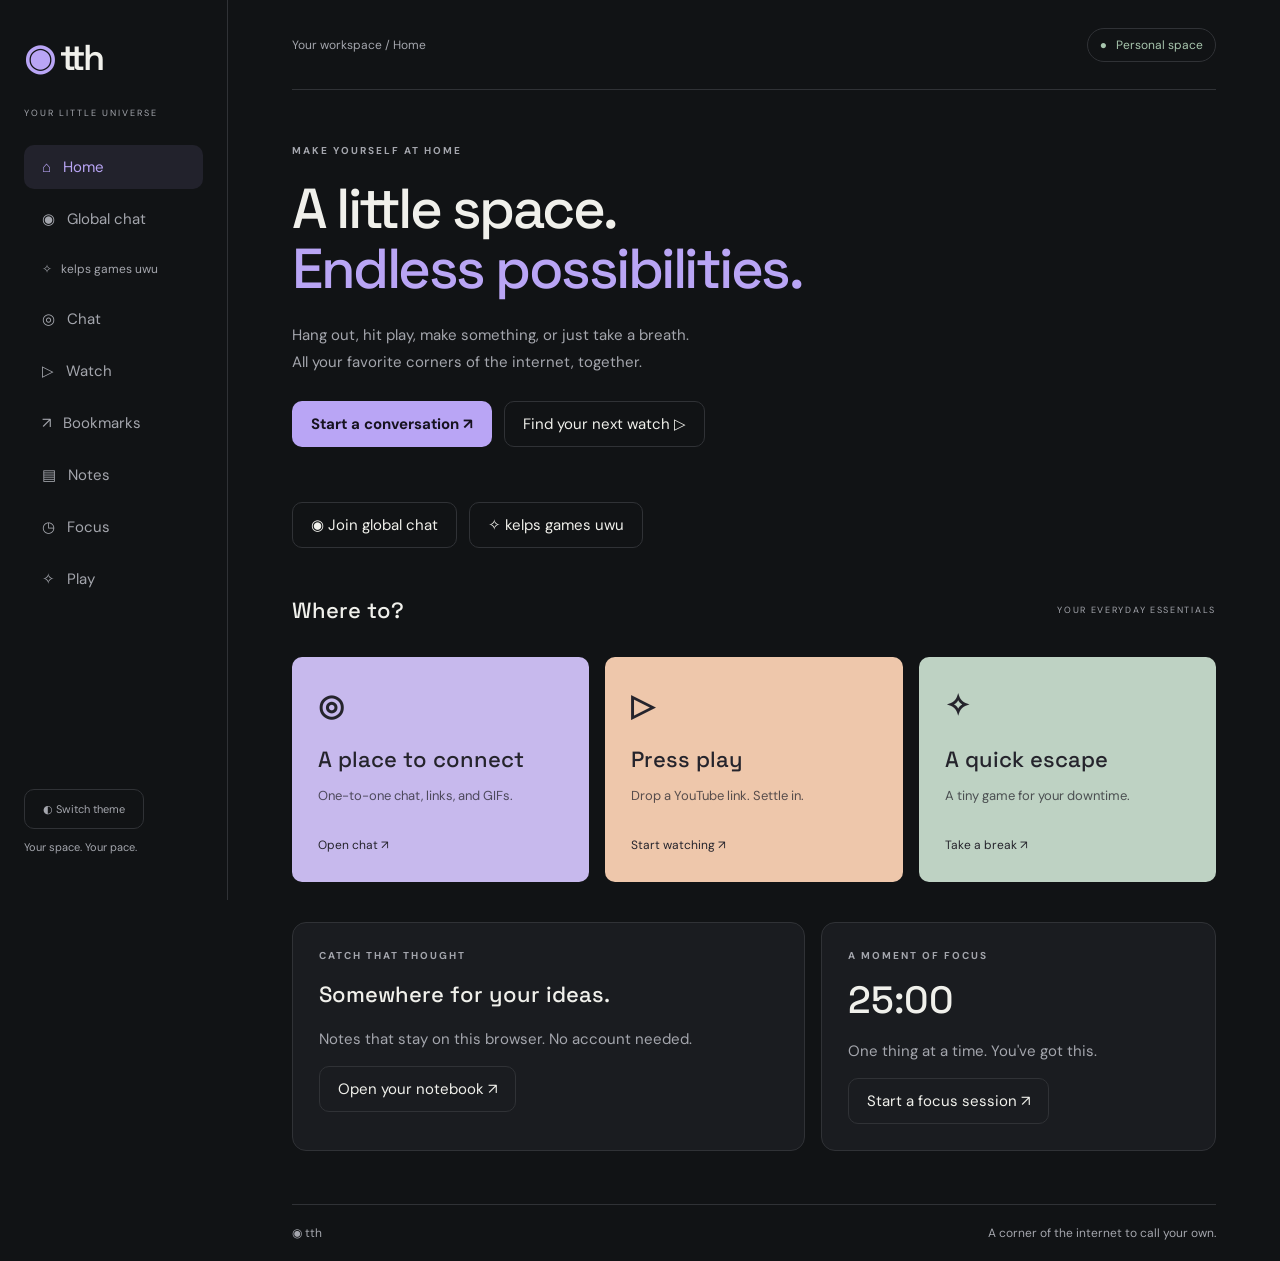
<file: index.html>
<!doctype html>
<html lang="en"><head><meta charset="utf-8"><meta name="viewport" content="width=device-width,initial-scale=1"><meta name="description" content="TTH — your personal corner of the internet"><title>TTH · The True Hub</title><link rel="stylesheet" href="style.css?v=3"><link rel="stylesheet" href="watch.css?v=3"></head>
<body><aside><a class="brand" href="#home">◉ <span>tth</span></a><small>YOUR LITTLE UNIVERSE</small><nav><button data-page="home">⌂ &nbsp; Home</button><button data-page="global">◉ &nbsp; Global chat</button><button data-page="games">✧ &nbsp; kelps games uwu</button><button data-page="chat">◎ &nbsp; Chat</button><button data-page="watch">▷ &nbsp; Watch</button><button data-page="bookmarks">↗ &nbsp; Bookmarks</button><button data-page="notes">▤ &nbsp; Notes</button><button data-page="focus">◷ &nbsp; Focus</button><button data-page="play">✧ &nbsp; Play</button></nav><div class="aside-bottom"><button id="theme">◐ Switch theme</button><p>Your space. Your pace.</p></div></aside>
<main><header><span id="breadcrumb">Your workspace / Home</span><span class="pill">● &nbsp; Personal space</span></header><section id="home" class="page"><div class="eyebrow">MAKE YOURSELF AT HOME</div><h1>A little space.<br><em>Endless possibilities.</em></h1><p class="intro">Hang out, hit play, make something, or just take a breath.<br>All your favorite corners of the internet, together.</p><div class="hero-actions"><button class="primary" data-page="chat">Start a conversation ↗</button><button data-page="watch">Find your next watch ▷</button></div><div class="row"><button data-page="global">◉ Join global chat</button><button data-page="games">✧ kelps games uwu</button></div><div class="section-title"><h2>Where to?</h2><span>YOUR EVERYDAY ESSENTIALS</span></div><div class="tiles"><button class="tile violet" data-page="chat"><b>◎</b><h3>A place to connect</h3><p>One-to-one chat, links, and GIFs.</p><span>Open chat ↗</span></button><button class="tile peach" data-page="watch"><b>▷</b><h3>Press play</h3><p>Drop a YouTube link. Settle in.</p><span>Start watching ↗</span></button><button class="tile mint" data-page="play"><b>✧</b><h3>A quick escape</h3><p>A tiny game for your downtime.</p><span>Take a break ↗</span></button></div><div class="bottom-grid"><article><div class="eyebrow">CATCH THAT THOUGHT</div><h2>Somewhere for your ideas.</h2><p>Notes that stay on this browser. No account needed.</p><button data-page="notes">Open your notebook ↗</button></article><article class="focus-card"><div class="eyebrow">A MOMENT OF FOCUS</div><h2>25:00</h2><p>One thing at a time. You've got this.</p><button data-page="focus">Start a focus session ↗</button></article></div></section>
<section id="global" class="page" hidden><div class="eyebrow">EVERYONE'S INVITED</div><h1>The global hangout.</h1><p class="intro">One shared room for everyone on TTH. Text, GIFs, and good company.</p><div class="panel"><p class="public-notice">Public room · Anyone can read the latest 24 hours. Messages are stored on the server and are not end-to-end encrypted.</p><div id="global-account"><h2>Grab your name</h2><p>Use your STAR//SQUARE account, or create one here. Usernames are shared with that game. No email needed; there is no password recovery.</p><form id="global-auth" class="row"><input id="global-username" aria-label="Username" placeholder="Username" autocomplete="username" pattern="[a-z0-9_]{3,20}" required><input id="global-password" type="password" aria-label="Password" placeholder="Password (10+ characters)" autocomplete="current-password" minlength="10" maxlength="128" required><button class="primary" id="global-login">Sign in</button><button type="button" id="global-register">Create account</button></form></div><div class="row" id="global-session" hidden><span id="global-identity"></span><button id="global-logout">Sign out</button></div><p id="global-auth-status" role="status"></p></div><div class="panel"><div class="row"><h2># everyone</h2><button id="global-refresh">Refresh</button><button id="global-unmute">Unmute everyone</button></div><p id="global-status" role="status">Loading the room…</p><div id="global-messages" aria-live="polite"></div><form id="global-compose" class="row"><input id="global-text" aria-label="Global message" placeholder="Say something to everyone…" maxlength="2000" required><button class="primary" id="global-send" disabled>Send ↗</button></form><form id="global-gif-form" class="row"><input id="global-gif" type="url" aria-label="Global GIF URL" placeholder="Paste an HTTPS GIF link" maxlength="2000" required><button id="global-send-gif" disabled>Send GIF</button></form><p class="muted">Updates every 5 seconds while this room is open. GIFs load when clicked. You can delete your own messages or mute someone on this browser.</p></div></section>
<section id="games" class="page" hidden><div class="eyebrow">MADE BY KELP. PLAYED BY YOU.</div><h1>kelps games uwu</h1><p class="intro">Four worlds. Plenty of ways to lose track of time.</p><div class="game-library"><article class="game-card game-star"><div class="game-art">✦<span>STAR // SQUARE</span></div><div class="game-info"><small>BULLET HELL · BOSS RUSH</small><h2>Star Square</h2><p>Dodge the patterns, climb the Dans, and make your own maps.</p><button class="primary" data-game="star">Play here ↗</button><a href="https://aflyingkelp.github.io/star-square/" target="_blank" rel="noopener">Open in new tab</a></div></article><article class="game-card game-horror"><div class="game-art">◈<span>NO RETURN</span></div><div class="game-info"><small>SURVIVAL HORROR · CO-OP</small><h2>No Return</h2><p>Explore the island, find supplies, and escape together.</p><button class="primary" data-game="no-return">Play here ↗</button><a href="https://aflyingkelp.github.io/no-return/" target="_blank" rel="noopener">Open in new tab</a></div></article><article class="game-card game-summit"><div class="game-art">△<span>SUMMITBOUND</span></div><div class="game-info"><small>CELESTE-STYLE · PLATFORMER</small><h2>Summitbound</h2><p>Your Celeste-style adventure: jump, dash, climb, and reach the next ridge.</p><button class="primary" data-game="summit">Play here ↗</button><a href="games/summitbound.html" target="_blank" rel="noopener">Open in new tab</a></div></article><article class="game-card game-valley"><div class="game-art">☯<span>DUST &amp; RICE</span></div><div class="game-info"><small>OPEN WORLD · ACTION RPG</small><h2>Asian Simulator</h2><p>Choose an element, explore the valley, and master its combat.</p><button class="primary" data-game="asian">Play here ↗</button><a href="https://aflyingkelp.github.io/asiansimulator/" target="_blank" rel="noopener">Open in new tab</a></div></article></div><div id="game-stage" hidden class="panel"><div class="row"><h2 id="game-title"></h2><button id="game-fullscreen">Fullscreen</button><button id="game-close">Close game</button></div><p class="muted">Click inside the game for keyboard controls. Use its new-tab link if embedding or fullscreen is unavailable. Saves from other site addresses may stay separate.</p><div id="game-frame"></div></div></section>
<section id="chat" class="page" hidden><div class="eyebrow">BETTER TOGETHER</div><h1>Say hello.</h1><p class="intro">A live, one-to-one connection. Messages stay in this session.</p><div class="panel"><h2>Connect with a friend</h2><p>1. Host creates an invite and sends it to a friend. 2. Friend pastes it below and creates a reply. 3. Host pastes the reply and connects. Keep both tabs open.</p><div class="row"><button id="host" class="primary">Create invite</button><button id="join">Create reply</button><button id="connect">Connect reply</button><button id="disconnect">Disconnect</button></div><label for="signal-in">Paste your friend's invite or reply</label><textarea id="signal-in" rows="3" placeholder="Paste connection code here"></textarea><label for="signal-out">Your connection code — send this to your friend</label><textarea id="signal-out" rows="3" readonly></textarea><button id="copy-signal">Copy code</button><p id="connection" role="status">Disconnected</p><details><summary>Privacy & connection details</summary><p>WebRTC encrypts data in transit. This does not verify your friend's identity or hide activity from managed devices. Exchange codes with someone you trust. Peers may see each other's IP addresses; Google's STUN service helps discover connectivity. Some networks require a relay server, which this version does not use. GIFs load only when clicked and contact the image host. No chat history is stored by this app.</p></details></div><div class="panel"><div class="row"><h2>Conversation</h2><button id="clear-chat">Clear on this device</button></div><div id="messages" aria-live="polite"><p class="empty">Your conversation starts here.</p></div><form id="chat-form" class="row"><input id="message" maxlength="4000" aria-label="Message" placeholder="Write a message…" required><button class="primary" id="send" disabled>Send ↗</button></form><form id="gif-form" class="row"><input id="gif" aria-label="GIF URL" type="url" placeholder="Paste an HTTPS GIF URL"><button id="send-gif" disabled>Send GIF</button></form><p class="muted">GIF links only for now. Incoming images need a click to load.</p></div></section>
<section id="watch" class="page" hidden>
<div class="watch-heading"><div><div class="eyebrow">YOUTUBE, IN YOUR CORNER</div><h1>Find your next rabbit hole.</h1><p class="intro">Search, save, and settle in. Powered by YouTube.</p></div><button id="yt-settings-toggle" aria-expanded="false" aria-controls="yt-settings">⚙ Search setup</button></div>
<form id="yt-search-form" class="yt-search"><span aria-hidden="true">⌕</span><input id="yt-query" aria-label="Search YouTube or paste a link" placeholder="Search YouTube or paste a video / playlist link" maxlength="300" required><button class="primary" id="yt-search-submit">Search ↗</button></form>
<div id="yt-settings" class="panel" hidden><h2>Connect YouTube search</h2><p>Live search needs your own YouTube Data API key. Pasted links work without one.</p><ol class="yt-steps"><li>Open <a href="https://console.cloud.google.com/projectselector2/home/dashboard" target="_blank" rel="noopener noreferrer">Google Cloud Console</a> and create or select a project.</li><li>In APIs &amp; Services → Library, enable <strong>YouTube Data API v3</strong>.</li><li>In APIs &amp; Services → Credentials, create an API key.</li><li>Restrict it to <strong>Websites</strong>, allowing <code>https://aflyingkelp.github.io/*</code>. Under API restrictions, allow only <strong>YouTube Data API v3</strong>.</li><li>Paste the restricted key below and select Connect. Google applies project quotas; browsing and searching consume them.</li></ol><form id="yt-key-form"><div class="row"><input id="yt-key" type="password" aria-label="YouTube Data API key" autocomplete="off" placeholder="Your restricted YouTube Data API key"><button class="primary" id="yt-key-connect">Connect</button><button type="button" id="yt-key-remove">Disconnect key</button></div><label class="yt-remember"><input id="yt-key-remember" type="checkbox"> Remember the key on this browser</label></form><p class="muted">The key goes directly to Google when you use search. TTH does not upload it to GitHub or its chat backend. Browser keys are visible to browser users: restrict the key before using it. Without “Remember,” it lasts for this tab only.</p><p><a href="https://developers.google.com/youtube/data/getting-started" target="_blank" rel="noopener noreferrer">Official setup guide ↗</a></p><p id="yt-key-status" role="status"></p></div>
<div class="yt-controls"><div class="yt-tabs" aria-label="Video collections"><button data-yt-tab="explore" class="selected">Explore</button><button data-yt-tab="results">Search results</button><button data-yt-tab="saved">Watch later <span id="yt-saved-count">0</span></button><button data-yt-tab="history">History</button></div><div class="yt-filters"><label>Sort<select id="yt-sort"><option value="relevance">Relevance</option><option value="date">Newest</option><option value="viewCount">View count</option></select></label><label>Length<select id="yt-duration"><option value="any">Any length</option><option value="short">Under 4 minutes</option><option value="medium">4–20 minutes</option><option value="long">Over 20 minutes</option></select></label><label>Region<select id="yt-region"><option value="US">United States</option><option value="GB">United Kingdom</option><option value="CA">Canada</option><option value="AU">Australia</option><option value="JP">Japan</option><option value="KR">South Korea</option><option value="DE">Germany</option><option value="FR">France</option><option value="IN">India</option></select></label></div></div>
<div id="yt-topics" class="yt-topics"><button data-yt-topic="">Popular</button><button data-yt-topic="gaming">Gaming</button><button data-yt-topic="music">Music</button><button data-yt-topic="science">Science</button><button data-yt-topic="programming">Coding</button><button data-yt-topic="animation">Animation</button><button data-yt-topic="lofi music">Lo-fi</button><button data-yt-topic="Celeste game">Celeste</button></div>
<div id="yt-now" class="panel" hidden><div class="row"><h2 id="yt-now-label">Now watching</h2><button id="yt-stop">Close player</button></div><div id="player" class="player"></div><h2 id="yt-now-title"></h2><p id="yt-now-channel" class="muted"></p><div class="row"><button id="yt-save-current">＋ Watch later</button><a id="yt-open-current" target="_blank" rel="noopener noreferrer">Open on YouTube ↗</a></div><p class="muted">Videos play through YouTube’s official player. Network restrictions, age checks, and creator embed settings still apply.</p></div>
<div class="section-title"><h2 id="yt-collection-title">Explore YouTube</h2><button id="yt-clear-history" hidden>Clear history</button></div><p id="yt-status" role="status"></p><div id="yt-empty" class="yt-empty"><span aria-hidden="true">▷</span><h2>A whole world to watch.</h2><p>Connect search to browse YouTube, or paste any public video or playlist link above.</p><button id="yt-connect-prompt" class="primary">Connect YouTube search ↗</button></div><div id="yt-grid" class="yt-grid"></div><button id="yt-more" hidden>Load more videos</button><p class="yt-attribution muted">YouTube content · Search and thumbnails come from Google. Saved videos and history stay in this browser; history records videos you open here.</p>
</section>
<section id="bookmarks" class="page" hidden><div class="eyebrow">KEEP THE GOOD STUFF</div><h1>Your shortcuts.</h1><form id="bookmark-form" class="panel row"><input id="bookmark-name" aria-label="Bookmark name" placeholder="Name" maxlength="80" required><input id="bookmark-url" aria-label="Bookmark URL" type="url" placeholder="https://…" required><button class="primary">Save link</button></form><div id="bookmark-list" class="tiles"></div></section>
<section id="notes" class="page" hidden><div class="eyebrow">ROOM TO THINK</div><h1>Let it out.</h1><p class="intro">A scratchpad saved automatically in this browser.</p><textarea id="notepad" class="notepad" aria-label="Your notes" placeholder="An idea, a list, the start of something…"></textarea><p id="note-status" role="status">Stored on this device only.</p></section>
<section id="focus" class="page" hidden><div class="eyebrow">ONE THING AT A TIME</div><h1>Find your flow.</h1><div class="timer panel"><label for="minutes">Session length (minutes)</label><input id="minutes" type="number" min="1" max="180" value="25"><div id="time" role="timer">25:00</div><div class="row"><button id="timer-toggle" class="primary">Start</button><button id="timer-reset">Reset</button></div><p id="timer-status" role="status">Make a little room for what matters.</p></div></section>
<section id="play" class="page" hidden><div class="eyebrow">NO RUSH. JUST PLAY.</div><h1>Match a moment.</h1><p class="intro">Find all six pairs. A small reset for your brain.</p><div class="row"><button id="new-game" class="primary">New game</button><span id="game-status" role="status"></span></div><div id="game" class="game"></div></section><footer>◉ tth <span>A corner of the internet to call your own.</span></footer></main><script src="app.js?v=3"></script><script src="global.js?v=3"></script><script src="watch-core.js?v=3"></script><script src="watch.js?v=3"></script></body></html>
</file>
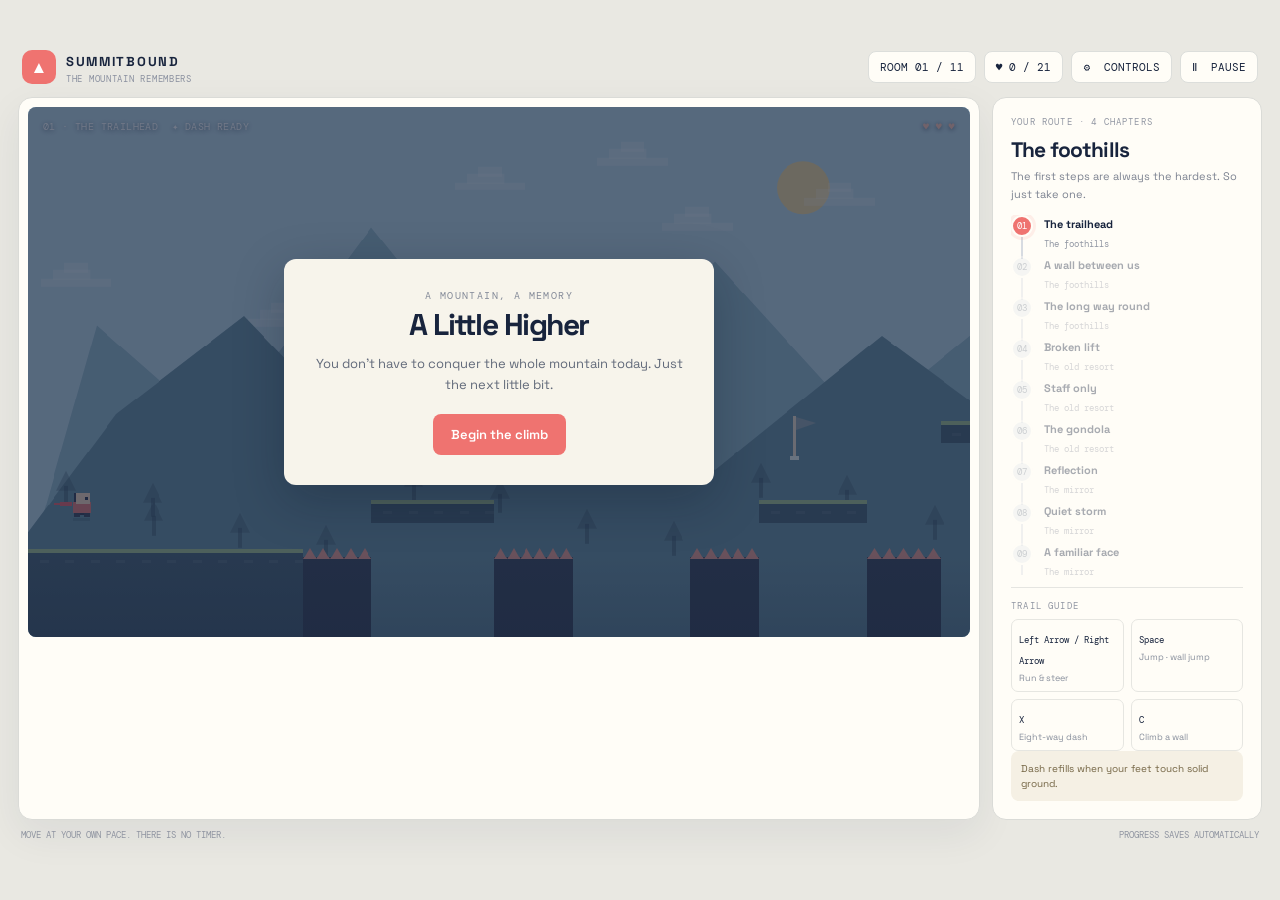
<file: games/summitbound.html>
<!doctype html><html lang="en"><head><meta charset="utf-8"><meta name="viewport" content="width=device-width,initial-scale=1,maximum-scale=1,user-scalable=no"><title>SUMMITBOUND — The Mountain Remembers</title><style>
@import url('https://fonts.googleapis.com/css2?family=DM+Mono:wght@400;500&family=Space+Grotesk:wght@400;500;600;700&display=swap');:root{--ink:#18243d;--paper:#f3f2ec;--muted:#8b91a0;--red:#ef7370;--cream:#fffdf7}*{box-sizing:border-box}body{margin:0;background:#e9e8e2;color:var(--ink);font-family:'Space Grotesk',sans-serif;min-height:100vh;display:grid;place-items:center;padding:18px}.app{width:min(1260px,100%)}header{display:flex;justify-content:space-between;align-items:center;margin:0 4px 12px}.brand{display:flex;align-items:center;gap:10px}.logo{width:34px;height:34px;background:var(--red);color:white;border-radius:10px;display:grid;place-items:center;font-size:17px}.brand strong{font-size:13px;letter-spacing:.13em}.brand small{display:block;font:9px 'DM Mono',monospace;color:var(--muted);letter-spacing:.08em;margin-top:2px}.head-right{display:flex;gap:8px;align-items:center}.chip,button{font:11px 'DM Mono',monospace}.chip{background:#fffdf7;border:1px solid #dcdedb;border-radius:8px;padding:8px 11px}button{border:1px solid #dcdedb;background:#fffdf7;color:var(--ink);border-radius:8px;padding:8px 11px;cursor:pointer}button:hover{border-color:#8995a5}button.primary{background:var(--red);color:#fff;border:0;font:600 13px 'Space Grotesk',sans-serif;padding:12px 18px}.layout{display:grid;grid-template-columns:minmax(0,1fr) 270px;gap:12px}.frame{background:#fffdf7;border:1px solid #dadbd7;border-radius:14px;padding:9px;box-shadow:0 14px 40px #1d274012}.screen{position:relative;overflow:hidden;border-radius:8px;background:#b8d1df;line-height:0}canvas{display:block;width:100%;height:auto;image-rendering:pixelated}.hud{position:absolute;inset:0 0 auto 0;padding:13px 15px;display:flex;justify-content:space-between;pointer-events:none;color:white;text-shadow:0 1px 5px #162039aa;font:10px 'DM Mono',monospace;letter-spacing:.04em}.hud .left{display:flex;gap:14px}.hearts{color:#ffc8b5}.veil{position:absolute;inset:0;background:#17233b9c;display:none;align-items:center;justify-content:center;color:white;text-align:center;line-height:1.45}.veil.on{display:flex}.card{width:min(430px,90%);padding:30px 24px;background:#f7f4eb;color:var(--ink);border-radius:12px;box-shadow:0 15px 50px #09111e40}.card h1{font-size:30px;line-height:1.05;letter-spacing:-.05em;margin:7px 0 12px}.card p{font-size:13px;line-height:1.65;color:#626a7a;margin:0 0 18px}.card .kicker{font:10px 'DM Mono',monospace;color:#858b99;letter-spacing:.14em;text-transform:uppercase}.side{background:#fffdf7;border:1px solid #dadbd7;border-radius:14px;padding:18px;display:flex;flex-direction:column;min-height:100%}.micro{font:9px 'DM Mono',monospace;letter-spacing:.13em;color:#9297a3;text-transform:uppercase}.side h2{font-size:21px;letter-spacing:-.04em;margin:8px 0 5px}.narrative{font-size:11px;color:#7c8290;line-height:1.6;margin:0 0 12px}.route{flex:1;display:flex;flex-direction:column;overflow:auto;max-height:360px;padding-right:2px}.routeitem{position:relative;display:grid;grid-template-columns:24px 1fr;gap:9px;min-height:41px;opacity:.38}.routeitem:before{content:'';position:absolute;left:10px;top:20px;height:24px;width:2px;background:#d7dbe1}.routeitem:last-child:before{display:none}.routeitem.active,.routeitem.done{opacity:1}.node{width:22px;height:22px;border-radius:50%;border:2px solid #fffdf7;background:#e4e7eb;color:#768093;display:grid;place-items:center;font:9px 'DM Mono',monospace;z-index:1}.routeitem.active .node{background:var(--red);color:white;box-shadow:0 0 0 3px #ef73701c}.routeitem.done .node{background:#85ad8e;color:#fff}.routecopy b{font-size:11px;display:block;padding-top:2px}.routecopy small{font:9px 'DM Mono',monospace;color:#9297a3}.divider{height:1px;background:#e5e5e1;margin:12px 0}.keys{display:grid;grid-template-columns:1fr 1fr;gap:7px}.key{border:1px solid #e6e6e1;border-radius:7px;padding:7px}.key b{font:9px 'DM Mono',monospace}.key span{display:block;font-size:9px;color:#888f9c;margin-top:3px}.note{margin-top:auto;border-radius:8px;background:#f5f0e4;padding:10px;font-size:10px;color:#736443;line-height:1.5}.mobile{display:none}.footer{display:flex;justify-content:space-between;color:#9095a1;font:9px 'DM Mono',monospace;padding:9px 3px}.bind-list{display:grid;gap:7px;margin:16px 0}.bind-row{display:grid;grid-template-columns:1fr auto;align-items:center;gap:12px;padding:8px 10px;border:1px solid #e4e4de;border-radius:8px;font-size:12px}.bind-row button{min-width:105px}.bind-row button.listening{background:#fff0dc;border-color:#efc887}.bind-actions{display:flex;justify-content:space-between;align-items:center;gap:8px}.bind-notice{min-height:16px;font:10px 'DM Mono',monospace;color:#bd5757;text-align:left}.controls-panel{z-index:5;overflow-y:auto;padding:14px}.controls-panel .card{max-height:calc(100% - 28px);overflow:auto}.touch{display:none}@media(max-width:750px){body{padding:8px}.layout{grid-template-columns:1fr}.side{padding:13px}.route{display:grid;grid-template-columns:repeat(4,1fr);max-height:none;gap:4px}.routeitem{display:flex;flex-direction:column;align-items:center;text-align:center;min-height:44px;gap:3px}.routeitem:before{left:calc(50% + 13px);top:10px;width:calc(100% - 26px);height:2px}.routecopy b{font-size:8px}.routecopy small,.divider,.keys,.note,.micro,.narrative{display:none}.side h2{margin:0 0 7px;font-size:17px}.head-right .chip:nth-child(2){display:none}.footer{font-size:7px}.touch{display:flex;justify-content:space-between;position:absolute;bottom:10px;left:10px;right:10px;pointer-events:none}.touch button{pointer-events:auto;background:#18243d88;color:white;border:1px solid #ffffff60;font:12px 'DM Mono',monospace;padding:12px;border-radius:10px;touch-action:none}.touch .cluster{display:flex;gap:6px}}
</style></head><body><main class="app"><header><div class="brand"><div class="logo">▲</div><div><strong>SUMMITBOUND</strong><small>THE MOUNTAIN REMEMBERS</small></div></div><div class="head-right"><div class="chip" id="roomStat">ROOM 01 / 12</div><div class="chip" id="berryStat">♥ 0 / 16</div><button id="controlsBtn">⚙ &nbsp;CONTROLS</button><button id="pauseBtn">Ⅱ &nbsp;PAUSE</button></div></header><div class="layout"><section class="frame"><div class="screen"><canvas id="game" width="960" height="540"></canvas><div class="hud"><div class="left"><span id="hudRoom">01 · THE TRAILHEAD</span><span id="dashHud">✦ DASH READY</span></div><span id="deathHud" class="hearts">♥ ♥ ♥</span></div><div class="veil on" id="veil"><div class="card"><div class="kicker" id="cardKicker">A MOUNTAIN, A MEMORY</div><h1 id="cardTitle">A Little Higher</h1><p id="cardText">You don't have to conquer the whole mountain today. Just the next little bit.</p><button class="primary" id="cardButton">Begin the climb</button></div></div><div class="veil controls-panel" id="controlsPanel"><div class="card"><div class="kicker">MAKE THE CONTROLS YOURS</div><h1 style="font-size:25px">Key bindings</h1><p>Choose an action, then press the key you want to use. Bindings are saved on this device.</p><div class="bind-list" id="bindList"></div><div class="bind-notice" id="bindNotice"></div><div class="bind-actions"><button id="resetBindings">Reset defaults</button><button class="primary" id="closeControls">Done</button></div></div></div><div class="touch"><div class="cluster"><button data-action="left">◀</button><button data-action="right">▶</button></div><div class="cluster"><button data-action="jump">JUMP</button><button data-action="dash">DASH</button><button data-action="climb">CLIMB</button></div></div></div></section><aside class="side"><div class="micro">YOUR ROUTE · 4 CHAPTERS</div><h2 id="chapterName">The foothills</h2><p class="narrative" id="chapterText">The first steps are always the hardest. So just take one.</p><div class="route" id="route"></div><div class="divider"></div><div class="micro" style="margin-bottom:7px">TRAIL GUIDE</div><div class="keys"><div class="key"><b id="moveLabel">← →</b><span>Run & steer</span></div><div class="key"><b id="jumpLabel">Space</b><span>Jump · wall jump</span></div><div class="key"><b id="dashLabel">X</b><span>Eight-way dash</span></div><div class="key"><b id="climbLabel">C</b><span>Climb a wall</span></div></div><div class="note" id="roomHint">Dash refills when your feet touch solid ground.</div></aside></div><footer class="footer"><span>MOVE AT YOUR OWN PACE. THERE IS NO TIMER.</span><span>PROGRESS SAVES AUTOMATICALLY</span></footer></main>
<script>
(()=>{'use strict';const cvs=document.getElementById('game'),g=cvs.getContext('2d'),CW=960,CH=540;g.imageSmoothingEnabled=false;
const chapters=[{name:'The foothills',story:'The first steps are always the hardest. So just take one.',levels:[
{title:'The trailhead',hint:'Dash refills when your feet touch solid ground.',w:1500,h:650,start:[44,500],exit:[1410,474],solids:[[0,560,280,100],[350,510,125,24],[555,454,120,22],[745,510,110,24],[930,430,125,22],[1130,500,95,24],[1300,520,200,130]],spikes:[[280,560,70,90],[475,560,80,90],[675,560,70,90],[855,560,75,90],[1055,560,75,90],[1225,560,75,90]],berries:[[615,416]],checkpoints:[[780,470]],blocks:[]},
{title:'A wall between us',hint:'Cling to a wall with C. Jump away to launch yourself upward.',w:1500,h:690,start:[40,530],exit:[1390,286],solids:[[0,590,230,100],[250,475,75,115],[380,420,115,22],[565,340,75,155],[695,285,120,22],[900,355,72,170],[1025,300,105,22],[1210,220,70,250],[1310,340,190,350]],spikes:[[230,590,20,50],[325,590,55,70],[495,590,65,70],[640,590,60,70],[815,590,85,70],[975,590,50,70],[1130,590,80,70],[1280,590,30,70]],berries:[[730,246],[1075,261]],checkpoints:[[930,315]],blocks:[]},
{title:'The long way round',hint:'That strawberry is optional. Some paths are harder for a reason.',w:1680,h:700,start:[38,540],exit:[1570,410],solids:[[0,600,170,100],[280,510,80,22],[445,420,72,22],[610,510,80,22],[785,385,78,22],[960,470,76,22],[1140,355,78,22],[1320,430,70,22],[1470,455,210,245]],spikes:[[170,600,110,80],[360,600,85,80],[517,600,93,80],[690,600,95,80],[863,600,97,80],[1036,600,104,80],[1218,600,102,80],[1390,600,80,80]],berries:[[822,338],[1190,308]],checkpoints:[[965,435]],blocks:[]}]},
{name:'The old resort',story:'A place can be empty and still be full of things that happened.',levels:[
{title:'Broken lift',hint:'Dash diagonally to stretch a jump. You can change direction in midair.',w:1700,h:700,start:[35,540],exit:[1592,370],solids:[[0,600,190,100],[280,515,75,22],[430,430,75,22],[595,345,82,22],[765,430,75,22],[925,320,84,22],[1090,420,82,22],[1260,295,90,22],[1450,415,250,285]],spikes:[[190,600,90,80],[355,600,75,80],[505,600,90,80],[677,600,88,80],[840,600,85,80],[1009,600,81,80],[1172,600,88,80],[1350,600,100,80]],berries:[[630,302],[1295,252]],checkpoints:[[935,282]],blocks:[]},
{title:'Staff only',hint:'Cracked blocks fall when you touch them. Keep moving.',w:1600,h:680,start:[35,540],exit:[1490,420],solids:[[0,600,190,80],[255,530,82,19],[405,465,82,19],[560,400,82,19],[715,335,82,19],[885,405,82,19],[1045,335,82,19],[1210,270,82,19],[1390,465,210,215]],spikes:[[190,600,65,80],[337,600,68,80],[487,600,73,80],[642,600,73,80],[797,600,88,80],[967,600,78,80],[1127,600,83,80],[1292,600,98,80]],berries:[[745,290],[1240,225]],checkpoints:[[1045,295]],blocks:[[255,530,82,19],[405,465,82,19],[560,400,82,19],[715,335,82,19],[885,405,82,19],[1045,335,82,19],[1210,270,82,19]]},
{title:'The gondola',hint:'Follow the moving platforms. Their rhythm is steady; wait for your moment.',w:1750,h:720,start:[36,570],exit:[1630,318],solids:[[0,630,190,90],[280,530,100,20],[490,425,96,20],[790,490,95,20],[1070,370,92,20],[1375,420,100,20],[1510,370,240,350]],spikes:[[190,630,90,70],[380,630,110,70],[590,630,120,70],[885,630,100,70],[1162,630,125,70],[1475,630,35,70]],berries:[[530,382],[1415,378]],checkpoints:[[1075,335]],blocks:[],moving:[{x:660,y:350,w:94,h:18,axis:'y',range:130,speed:.9,phase:0},{x:1240,y:265,w:100,h:18,axis:'x',range:100,speed:.8,phase:2}]}
]},
{name:'The mirror',story:'Sometimes the thing in your way knows exactly where you are going.',levels:[
{title:'Reflection',hint:'A dash crystal restores your dash. Touch it, then keep climbing.',w:1720,h:720,start:[35,565],exit:[1600,235],solids:[[0,630,175,90],[255,535,70,20],[425,440,75,20],[600,345,75,20],[790,460,70,20],[960,350,72,20],[1140,260,74,20],[1340,345,75,20],[1500,285,220,435]],spikes:[[175,630,80,90],[325,630,100,90],[500,630,100,90],[675,630,115,90],[860,630,100,90],[1032,630,108,90],[1214,630,126,90],[1415,630,85,90]],berries:[[630,302],[1172,215]],checkpoints:[[970,310]],blocks:[],crystals:[[730,410],[1270,300]]},
{title:'Quiet storm',hint:'The wind pushes against you. Keep your movements deliberate.',w:1720,h:730,start:[35,570],exit:[1610,184],solids:[[0,635,165,95],[270,540,70,18],[440,455,70,18],[620,365,70,18],[815,445,70,18],[995,330,72,18],[1180,245,75,18],[1380,330,70,18],[1520,235,200,495]],spikes:[[165,635,105,95],[340,635,100,95],[510,635,110,95],[690,635,125,95],[885,635,110,95],[1067,635,113,95],[1255,635,125,95],[1450,635,70,95]],berries:[[1018,284],[1405,284]],checkpoints:[[1185,205]],blocks:[],wind:1,crystals:[[750,400],[1325,300]]},
{title:'A familiar face',hint:'No new trick. Just everything you have learned, all at once.',w:1880,h:780,start:[35,610],exit:[1770,145],solids:[[0,685,170,95],[250,595,65,18],[395,505,65,18],[540,415,65,18],[685,500,65,18],[830,370,65,18],[980,460,65,18],[1130,310,65,18],[1280,395,65,18],[1430,245,65,18],[1580,330,70,18],[1700,205,180,575]],spikes:[[170,685,80,95],[315,685,80,95],[460,685,80,95],[605,685,80,95],[750,685,80,95],[895,685,85,95],[1045,685,85,95],[1195,685,85,95],[1345,685,85,95],[1495,685,85,95],[1650,685,50,95]],berries:[[863,326],[1460,201]],checkpoints:[[1130,270]],blocks:[],crystals:[[765,455],[1360,290]]}
]},
{name:'The summit',story:'You were never climbing away from anything. You were finding your way back.',levels:[
{title:'One last push',hint:'You have everything you need. The summit is just ahead.',w:1780,h:780,start:[35,620],exit:[1660,178],solids:[[0,690,170,90],[255,590,65,18],[405,490,65,18],[560,390,65,18],[715,510,65,18],[875,395,65,18],[1035,290,65,18],[1200,390,65,18],[1360,265,65,18],[1510,360,65,18],[1600,230,180,550]],spikes:[[170,690,85,90],[320,690,85,90],[470,690,90,90],[625,690,90,90],[780,690,95,90],[940,690,95,90],[1100,690,100,90],[1265,690,95,90],[1425,690,85,90],[1575,690,25,90]],berries:[[1068,245],[1390,220]],checkpoints:[[1035,250],[1510,320]],blocks:[],crystals:[[825,350],[1455,310]]},
{title:'A little higher',hint:'Take your time. There is no timer. There is only the next jump.',w:1900,h:830,start:[35,670],exit:[1790,90],solids:[[0,740,155,90],[230,650,60,18],[375,555,60,18],[520,460,60,18],[670,365,60,18],[820,490,60,18],[970,385,60,18],[1120,280,60,18],[1275,385,60,18],[1430,265,60,18],[1575,190,60,18],[1710,135,190,695]],spikes:[[155,740,75,90],[290,740,85,90],[435,740,85,90],[580,740,90,90],[730,740,90,90],[880,740,90,90],[1030,740,90,90],[1180,740,95,90],[1335,740,95,90],[1490,740,85,90],[1635,740,75,90]],berries:[[695,320],[1453,220]],checkpoints:[[1120,240],[1575,150]],blocks:[],crystals:[[770,440],[1375,335],[1660,145]]}
]}];
const colors=[{sky:'#bbd9e7',far:'#91b9ca',near:'#668fa1',rock:'#435f72',grass:'#a4c18e',accent:'#f3d89b'},{sky:'#b9cfe0',far:'#899fb4',near:'#65788f',rock:'#48556b',grass:'#9dac9b',accent:'#f1d197'},{sky:'#c2cbd5',far:'#97a3b1',near:'#718090',rock:'#4e5d6c',grass:'#a5b4a0',accent:'#ffe0a4'},{sky:'#cbd8e6',far:'#a0b2c6',near:'#7e91aa',rock:'#536179',grass:'#becfb7',accent:'#ffe9bd'}];
const $=id=>document.getElementById(id),all=chapters.flatMap((ch,ci)=>ch.levels.map((lv,li)=>({ch,ci,lv,li}))),save=JSON.parse(localStorage.getItem('summitbound-v2')||'{}');let unlocked=Math.max(0,Math.min(all.length-1,save.unlocked||0)),idx=0,berries=save.berries||[],deaths=save.deaths||0,keys={},player=null,cam={x:0,y:0},parts=[],checkpoint=null,veilMode='intro',paused=false,worldTime=0,windTimer=0;
const defaultBindings={left:'ArrowLeft',right:'ArrowRight',jump:'Space',dash:'KeyX',climb:'KeyC',pause:'Escape',restart:'KeyR',up:'ArrowUp',down:'ArrowDown'},actions=[['left','Move left'],['right','Move right'],['jump','Jump'],['dash','Dash'],['climb','Climb'],['up','Aim dash up'],['down','Aim dash down'],['pause','Pause'],['restart','Restart room']];let bindings={...defaultBindings,...JSON.parse(localStorage.getItem('summitbound-bindings')||'{}')},captureAction=null,controlsWasPaused=false;
function locate(n){let s=0;for(let ci=0;ci<chapters.length;ci++){if(n<s+chapters[ci].levels.length)return[ci,n-s];s+=chapters[ci].levels.length}return[0,0]}
function lvl(){return all[idx].lv}function point(v){return{ x:v[0],y:v[1] }}
function store(){localStorage.setItem('summitbound-v2',JSON.stringify({unlocked,berries,deaths}))}
function routeDraw(){let r=$('route');r.innerHTML='';all.forEach((o,i)=>{let d=document.createElement('div');d.className='routeitem '+(i===idx?'active ':'')+(i<unlocked?'done':'');d.innerHTML=`<div class="node">${i<unlocked?'✓':String(i+1).padStart(2,'0')}</div><div class="routecopy"><b>${o.lv.title}</b><small>${o.ch.name}</small></div>`;if(i<=unlocked)d.onclick=()=>start(i);r.appendChild(d)})}
function ui(){let o=all[idx],l=o.lv;syncLabels();$('roomStat').textContent=`ROOM ${String(idx+1).padStart(2,'0')} / ${all.length}`;$('berryStat').textContent=`♥ ${berries.length} / ${all.reduce((a,b)=>a+b.lv.berries.length,0)}`;$('hudRoom').textContent=`${String(idx+1).padStart(2,'0')} · ${l.title.toUpperCase()}`;$('chapterName').textContent=o.ch.name;$('chapterText').textContent=o.ch.story;$('roomHint').textContent=l.hint;$('deathHud').textContent='♥ ♥ ♥';routeDraw()}
function setVeil(kicker,title,copy,button,mode){$('cardKicker').textContent=kicker;$('cardTitle').textContent=title;$('cardText').textContent=copy;$('cardButton').textContent=button;$('veil').classList.add('on');veilMode=mode}
function hideVeil(){ $('veil').classList.remove('on');paused=false }
function resetPlayer(){let l=lvl(),s=checkpoint||l.start;player={x:s[0],y:s[1],w:20,h:28,vx:0,vy:0,face:1,ground:false,dash:1,dashFrames:0,dx:0,dy:0,coyote:0,jumpBuffer:0,wall:0,climb:0,stamina:110,dead:false,inv:0};cam.x=Math.max(0,Math.min(l.w-CW,player.x-CW*.36));cam.y=Math.max(0,Math.min(l.h-CH,player.y-CH*.56));}
function start(n){idx=n;let l=lvl();checkpoint=l.start.slice();resetPlayer();parts=[];worldTime=0;windTimer=0;paused=false;ui();if($('veil').classList.contains('on'))hideVeil()}
function saveCheckpoint(pos){checkpoint=pos.slice();pop('CHECKPOINT REACHED');}
function pop(s){let e=$('hudRoom');e.textContent='✦ '+s;setTimeout(()=>{if(player&&!$('veil').classList.contains('on'))e.textContent=`${String(idx+1).padStart(2,'0')} · ${lvl().title.toUpperCase()}`},1200)}
$('cardButton').onclick=()=>{if(veilMode==='intro'){start(idx);return}if(veilMode==='pause'){hideVeil();return}if(veilMode==='death'){hideVeil();resetPlayer();return}if(veilMode==='next'){start(Math.min(all.length-1,idx+1));return}if(veilMode==='ending'){idx=0;checkpoint=null;start(0);return}hideVeil()};
function pause(){if($('veil').classList.contains('on'))return;paused=true;setVeil('TAKE A BREATH','Rest here.','The mountain will wait as long as you need.','Back to the climb','pause')}$('pauseBtn').onclick=pause;
function AABB(a,b){return a.x<b.x+b.w&&a.x+a.w>b.x&&a.y<b.y+b.h&&a.y+a.h>b.y}
function emit(x,y,n,col,power=4){for(let i=0;i<n;i++){let q=Math.random()*Math.PI*2,s=Math.random()*power;parts.push({x,y,vx:Math.cos(q)*s,vy:Math.sin(q)*s,life:20+Math.random()*25,col,size:2+Math.random()*3})}}
function death(){if(player.inv>0||player.dead)return;player.dead=true;deaths++;store();emit(player.x+10,player.y+14,20,'#ffe1cc',5);setTimeout(()=>{if(player.dead){setVeil('BACK TO THE LAST CAMP','You can do this.','Every attempt teaches you something. Breathe, reset, and try again.','Try again','death')}},430)}
function startAction(action){if(keys[action])return;keys[action]=true;if(action==='pause'){pause();return}if(action==='restart'){if(!$('veil').classList.contains('on')){resetPlayer();pop('ROOM RESET')}return}if(action==='jump'){if(player)player.jumpBuffer=8;return}if(action==='dash'&&player&&player.dash&&!player.dashFrames&&!$('veil').classList.contains('on')){let ix=keys.right?1:(keys.left?-1:player.face),iy=keys.up?-1:(keys.down?1:0),m=Math.hypot(ix,iy)||1;player.dx=ix/m;player.dy=iy/m;player.dash=0;player.dashFrames=10;player.vx=player.dx*12;player.vy=player.dy*12;emit(player.x+10,player.y+14,9,'#d8fbf7',3)}}
function endAction(action){keys[action]=false;if(action==='jump'&&player&&player.vy<0&&!player.dashFrames)player.vy=Math.max(player.vy,-5.2)}
function bindingForCode(code){return actions.find(([action])=>bindings[action]===code)?.[0]}
function showBindings(){let list=$('bindList');list.innerHTML='';for(const [action,label] of actions){let row=document.createElement('div');row.className='bind-row';let name=document.createElement('span');name.textContent=label;let button=document.createElement('button');button.textContent=captureAction===action?'Press a key…':formatCode(bindings[action]);button.className=captureAction===action?'listening':'';button.onclick=()=>{captureAction=action;$('bindNotice').textContent='';showBindings()};row.append(name,button);list.appendChild(row)}syncLabels()}
function formatCode(code){if(code==='Space')return 'Space';if(code.startsWith('Arrow'))return code.slice(5)+' Arrow';if(code.startsWith('Key'))return code.slice(3);if(code.startsWith('Digit'))return code.slice(5);return code}
function syncLabels(){let set=(id,value)=>{let e=$(id);if(e)e.textContent=value};set('moveLabel',formatCode(bindings.left)+' / '+formatCode(bindings.right));set('jumpLabel',formatCode(bindings.jump));set('dashLabel',formatCode(bindings.dash));set('climbLabel',formatCode(bindings.climb))}
function openControls(){controlsWasPaused=paused;keys={};paused=true;$('controlsPanel').classList.add('on');captureAction=null;$('bindNotice').textContent='';showBindings()}function closeControls(){captureAction=null;$('controlsPanel').classList.remove('on');paused=controlsWasPaused}
$('controlsBtn').onclick=openControls;$('closeControls').onclick=closeControls;$('resetBindings').onclick=()=>{bindings={...defaultBindings};localStorage.setItem('summitbound-bindings',JSON.stringify(bindings));captureAction=null;$('bindNotice').textContent='Default keys restored.';showBindings()};
window.addEventListener('keydown',e=>{if($('controlsPanel').classList.contains('on')){e.preventDefault();if(captureAction){let occupied=actions.find(([a])=>a!==captureAction&&bindings[a]===e.code);if(occupied){$('bindNotice').textContent='Already assigned to '+occupied[1]+'. Choose another key.';return}bindings[captureAction]=e.code;localStorage.setItem('summitbound-bindings',JSON.stringify(bindings));captureAction=null;$('bindNotice').textContent='Binding saved.';showBindings()}else if(e.code==='Escape')closeControls();return}let action=bindingForCode(e.code);if(action){e.preventDefault();startAction(action);return}});window.addEventListener('keyup',e=>{let action=bindingForCode(e.code);if(action)endAction(action);});window.addEventListener('blur',()=>{keys={};if(player&&player.vy<0&&!player.dashFrames)player.vy=Math.max(player.vy,-5.2)});document.querySelectorAll('.touch button').forEach(b=>{let action=b.dataset.action;b.onpointerdown=e=>{e.preventDefault();startAction(action)};b.onpointerup=b.onpointerleave=b.onpointercancel=()=>endAction(action)});
function solids(){let l=lvl();return l.solids.map(a=>({x:a[0],y:a[1],w:a[2],h:a[3],type:'solid'})).concat((l.moving||[]).map((m,i)=>({x:m.x+(m.axis==='x'?Math.sin(worldTime*m.speed*.025+m.phase)*m.range:0),y:m.y+(m.axis==='y'?Math.sin(worldTime*m.speed*.025+m.phase)*m.range:0),w:m.w,h:m.h,type:'moving',id:i}))).concat(l.blocks.map((a,i)=>{let b=blockStates[idx+':'+i];return b&&!b.gone?{x:a[0],y:a[1],w:a[2],h:a[3],type:'crumble',id:i}:null}).filter(Boolean))}
let renderDt=1;let blockStates={};function rectHitsWorld(x,y,w,h,ss){let box={x,y,w,h};return ss.find(a=>AABB(box,a))}
function simulate(dt){if(!player||paused||$('veil').classList.contains('on'))return;let p=player,l=lvl();worldTime+=dt;let ss=solids(),left=keys.left,right=keys.right,climb=keys.climb||keys.up;let wind=l.wind||0;if(wind){p.vx+=wind*.045*dt}
if(p.jumpBuffer>0)p.jumpBuffer=Math.max(0,p.jumpBuffer-dt);if(p.inv>0)p.inv=Math.max(0,p.inv-dt);document.getElementById('dashHud').textContent=p.dash?'✦ DASH READY':(p.dashFrames?'◇ DASHING':'◇ LAND TO REFILL');
let wallLeft=rectHitsWorld(p.x-2,p.y+2,3,p.h-4,ss),wallRight=rectHitsWorld(p.x+p.w-1,p.y+2,3,p.h-4,ss),wall=wallLeft?-1:(wallRight?1:0);p.wall=wall;
if(p.dashFrames>0){p.vx=p.dx*12;p.vy=p.dy*12;p.dashFrames-=dt;if(p.dashFrames<=0){p.dashFrames=0;p.vx*=.55;p.vy=p.dy===0?Math.max(-3,p.vy*.45):p.vy*.5}}
else{let acc=p.ground?.8:.45;if(left){p.vx-=acc*dt;p.face=-1}if(right){p.vx+=acc*dt;p.face=1}let max=p.ground?5.2:5.8;p.vx=Math.max(-max,Math.min(max,p.vx));if(!left&&!right)p.vx*=Math.pow(p.ground?.77:.94,dt);
let wantClimb=climb&&wall&&p.stamina>0;if(wantClimb){p.vy=keys.down?3.0:-2.4;p.stamina=Math.max(0,p.stamina-1.2*dt);if(p.stamina%25<1)emit(p.x+(wall===1?p.w:0),p.y+10,1,'#ece6da',1)}else{p.vy=Math.min(11,p.vy+(p.vy<0&&!keys.jump?1.05:.46)*dt);if(p.ground)p.stamina=Math.min(110,p.stamina+2.2*dt);else if(wall)p.stamina=Math.min(110,p.stamina+.3*dt)}
if(p.jumpBuffer>0&&(p.ground||p.coyote>0||wall)){if(wall&&!p.ground){p.vx=-wall*8.3;p.vy=-9.8;p.face=-wall;p.stamina=Math.max(0,p.stamina-20);emit(p.x+(wall===1?p.w:0),p.y+15,6,'#fff1db',2)}else{p.vy=-10.4;p.vx+=p.face*1.1}if(!keys.jump&&p.vy<0)p.vy=Math.max(p.vy,-5.2);p.ground=false;p.coyote=0;p.jumpBuffer=0;emit(p.x+10,p.y+p.h,5,'#fff1db',2)} }
// horizontal collision
p.x+=p.vx*dt;for(let a of ss)if(AABB(p,a)){if(p.vx>0)p.x=a.x-p.w;else if(p.vx<0)p.x=a.x+a.w;p.vx=0}
// vertical collision
let oldY=p.y;p.y+=p.vy*dt;p.ground=false;for(let a of ss)if(AABB(p,a)){if(p.vy>0){p.y=a.y-p.h;p.ground=true;p.vy=0;p.coyote=7;p.dash=1;if(a.type==='moving'&&l.moving){let m=l.moving[a.id];if(m.axis==='x')p.x+=Math.cos(worldTime*m.speed*.025+m.phase)*m.range*m.speed*.025*dt;if(m.axis==='y')p.y+=Math.cos(worldTime*m.speed*.025+m.phase)*m.range*m.speed*.025*dt}}else if(p.vy<0){p.y=a.y+a.h;p.vy=0}if(a.type==='crumble'){let s=blockStates[idx+':'+a.id]||(blockStates[idx+':'+a.id]={timer:0,gone:false});s.timer+=dt;if(s.timer>18){s.gone=true;setTimeout(()=>{s.gone=false;s.timer=0},2100)}}}
if(!p.ground&&p.coyote>0)p.coyote=Math.max(0,p.coyote-dt);if(p.y>l.h+25){death();return}
// spike hitbox
for(let s of l.spikes)if(AABB({x:p.x+3,y:p.y+5,w:p.w-6,h:p.h-7},{x:s[0],y:s[1]+5,w:s[2],h:s[3]-5})){death();return}
// checkpoints, berries, dash refills
for(let c of l.checkpoints){if(!c.hit&&Math.abs((p.x+p.w/2)-(c[0]+12))<25&&Math.abs((p.y+p.h)-c[1])<38){c.hit=true;checkpoint=[c[0]-10,c[1]-p.h];emit(c[0],c[1]-20,14,'#ffdfaa',3);pop('CHECKPOINT REACHED')}}
for(let b of l.berries){let id=idx+':'+b[0]+':'+b[1];if(!berries.includes(id)&&AABB(p,{x:b[0]-8,y:b[1]-11,w:20,h:24})){berries.push(id);store();ui();emit(b[0],b[1],16,'#fa7479',4);pop('STRAWBERRY FOUND')}}
for(let c of l.crystals||[])if(!c.hit&&AABB(p,{x:c[0]-10,y:c[1]-14,w:24,h:28})){c.hit=true;p.dash=1;p.vx*=.4;p.vy*=.4;emit(c[0],c[1],22,'#a8fff5',4);pop('DASH REFILLED')}
let ex=l.exit;if(AABB(p,{x:ex[0],y:ex[1]-18,w:26,h:60})){unlocked=Math.max(unlocked,Math.min(all.length-1,idx+1));store();routeDraw();if(idx===all.length-1)setVeil('THE MOUNTAIN REMEMBERS','You made it home.','You climbed every room, found your own pace, and reached the top. The mountain will be here whenever you need it.','Climb again','ending');else setVeil('RIDGE REACHED',l.title,'One room behind you. The next part of the trail is waiting.','Keep climbing →','next')}
// camera smooth, bounded in both axes
let tx=Math.max(0,Math.min(l.w-CW,p.x-CW*.39)),ty=Math.max(0,Math.min(l.h-CH,p.y-CH*.53));let follow=1-Math.pow(.88,dt);cam.x+=(tx-cam.x)*follow;cam.y+=(ty-cam.y)*follow;
}
function update(dt){let remaining=dt;while(remaining>0){let step=Math.min(.5,remaining);simulate(step);remaining-=step;if(paused||$('veil').classList.contains('on'))break}}
function poly(ps,col){g.fillStyle=col;g.beginPath();ps.forEach((p,i)=>i?g.lineTo(p[0],p[1]):g.moveTo(p[0],p[1]));g.closePath();g.fill()}
function cloud(x,y,s){g.fillStyle='#ffffff35';g.fillRect(x,y,s*3,8);g.fillRect(x+12,y-9,s*1.6,10);g.fillRect(x+s,y-16,s,10)}
function draw(){let o=all[idx],l=o.lv,t=colors[o.ci],p=player;g.fillStyle=t.sky;g.fillRect(0,0,CW,CH);let time=worldTime;
// distant sun and parallax ridges
let sunX=790-cam.x*.08,sunY=90-cam.y*.07;g.fillStyle=t.accent;g.beginPath();g.arc(sunX,sunY,27,0,Math.PI*2);g.fill();for(let i=0;i<7;i++)cloud((i*211-time*.12-cam.x*.19+1900)%1200-120,65+(i*41)%180-cam.y*.12,24);
let px=cam.x*.19;poly([[ -20-px,CH],[70-px,240-cam.y*.16],[195-px,350-cam.y*.16],[350-px,140-cam.y*.16],[530-px,365-cam.y*.16],[700-px,175-cam.y*.16],[850-px,340-cam.y*.16],[1040-px,185-cam.y*.16],[1120-px,CH]],t.far);px=cam.x*.35;poly([[-80-px,CH],[90-px,345-cam.y*.29],[220-px,245-cam.y*.29],[360-px,390-cam.y*.29],[520-px,245-cam.y*.29],[700-px,402-cam.y*.29],[870-px,265-cam.y*.29],[1040-px,390-cam.y*.29],[1100-px,CH]],t.near);
// tiny distant pines
for(let i=0;i<15;i++){let x=((i*177-cam.x*.55)%1150+1150)%1150-60,y=390+(i*43)%90-cam.y*.32;g.fillStyle='#344b6170';g.fillRect(x+8,y,4,20);poly([[x+10,y-15],[x,y+5],[x+20,y+5]],'#344b6150')}
g.save();g.translate(-Math.floor(cam.x),-Math.floor(cam.y));
// world floor backdrop
let ss=solids();for(let a of ss){g.fillStyle=a.type==='crumble'?'#806c70':(a.type==='moving'?'#577889':t.rock);g.fillRect(a.x,a.y,a.w,a.h);g.fillStyle=a.type==='crumble'?'#d39887':(a.type==='moving'?'#b4d9d8':t.grass);g.fillRect(a.x,a.y,a.w,4);g.fillStyle='#ffffff13';for(let x=a.x+12;x<a.x+a.w-6;x+=26)g.fillRect(x,a.y+12,9,3);if(a.type==='crumble'){g.strokeStyle='#f5d6c2';g.beginPath();g.moveTo(a.x+a.w*.25,a.y);g.lineTo(a.x+a.w*.42,a.y+8);g.lineTo(a.x+a.w*.38,a.y+14);g.stroke()}}
// spike combs
for(let s of l.spikes){g.fillStyle='#344056';g.fillRect(s[0],s[1]+9,s[2],s[3]-9);let n=Math.ceil(s[2]/15);for(let i=0;i<n;i++){let x=s[0]+i*s[2]/n;poly([[x,s[1]+11],[x+s[2]/n/2,s[1]-1],[x+s[2]/n,s[1]+11]],'#eb9a8e')}}
// checkpoints
for(let c of l.checkpoints){let active=(checkpoint[0]===c[0]-10&&checkpoint[1]===c[1]-p.h);g.fillStyle='#eedfca';g.fillRect(c[0],c[1]-45,3,45);poly([[c[0]+3,c[1]-44],[c[0]+23,c[1]-38],[c[0]+3,c[1]-31]],active?'#f5c86f':'#91a3ac');g.fillStyle=active?'#ffe59b':'#eaf2ee';g.fillRect(c[0]-3,c[1]-4,9,4)}
// berries as little bobbing strawberries
for(let b of l.berries){let id=idx+':'+b[0]+':'+b[1];if(berries.includes(id))continue;let bob=Math.sin(time*.09+b[0]) *3;g.fillStyle='#fa7679';g.beginPath();g.arc(b[0],b[1]+bob,8,0,Math.PI*2);g.fill();poly([[b[0]-5,b[1]-6+bob],[b[0],b[1]-13+bob],[b[0]+5,b[1]-6+bob]],'#84b989');g.fillStyle='#fff2cf';g.fillRect(b[0]-2,b[1]+bob,2,2)}
// dash refill crystals
for(let c of l.crystals||[]){if(c.hit)continue;let pulse=Math.sin(time*.13)*2;g.save();g.translate(c[0],c[1]+pulse);g.rotate(Math.PI/4);g.fillStyle='#9ff6ed';g.fillRect(-7,-7,14,14);g.fillStyle='#effffc';g.fillRect(-3,-5,4,8);g.restore()}
// exit door/flag
let ex=l.exit;g.fillStyle='#f1e8d3';g.fillRect(ex[0]+10,ex[1]-18,4,62);poly([[ex[0]+14,ex[1]-17],[ex[0]+48,ex[1]-6],[ex[0]+14,ex[1]+4]],'#ef7370');g.fillStyle='#ffe8b6';g.beginPath();g.arc(ex[0]+12,ex[1]-21,5,0,Math.PI*2);g.fill();g.fillStyle='#17243d44';g.fillRect(ex[0]-1,ex[1]+42,34,4);
// player: shadow, trailing scarf, body, expressive eyes
if(p){g.fillStyle='#17243d28';g.fillRect(p.x+2,p.y+p.h+1,17,3);if(p.dashFrames>0){g.fillStyle='#c7fff566';for(let j=0;j<3;j++)g.fillRect(p.x-p.dx*(14+j*9),p.y-p.dy*(8+j*5)+j*3,p.w*.7,p.h*.6)}if(p.inv%5<3||p.inv===0){let scarfX=p.face>0?p.x-11:p.x+17;g.fillStyle='#e96069';g.fillRect(scarfX,p.y+12,12,5);g.fillRect(scarfX-(p.face>0?6:-5),p.y+13,7,3);g.fillStyle='#303954';g.fillRect(p.x+3,p.y+3,15,23);g.fillStyle='#e77a76';g.fillRect(p.x+2,p.y+12,18,12);g.fillStyle='#f6d6bd';g.fillRect(p.x+5,p.y+3,14,11);g.fillStyle='#29324d';g.fillRect(p.x+(p.face>0?14:7),p.y+7,3,3);g.fillStyle='#38435a';g.fillRect(p.x+3,p.y+24,6,4);g.fillRect(p.x+13,p.y+24,6,4)}}
g.restore();
// atmosphere / wind streaks
if(l.wind){g.strokeStyle='#fff8';for(let i=0;i<9;i++){let x=(i*137+time*2.5)%CW,y=(i*67+time*.4)%CH;g.beginPath();g.moveTo(x,y);g.lineTo(x+23,y);g.stroke()}}
// vignette overlay
let gr=g.createLinearGradient(0,CH-85,0,CH);gr.addColorStop(0,'#18243d00');gr.addColorStop(1,'#18243d30');g.fillStyle=gr;g.fillRect(0,CH-85,CW,85);
for(let i=parts.length-1;i>=0;i--){let q=parts[i];g.fillStyle=q.col;g.globalAlpha=Math.max(0,q.life/35);g.fillRect(q.x-cam.x,q.y-cam.y,q.size,q.size);g.globalAlpha=1;q.x+=q.vx*renderDt;q.y+=q.vy*renderDt;q.vy+=.12*renderDt;q.life-=renderDt;if(q.life<1)parts.splice(i,1)}
}
let lastFrameTime=performance.now();function frame(now){renderDt=Math.min(.25,Math.max(0,(now-lastFrameTime)/1000))*60;lastFrameTime=now;if(renderDt>0)update(renderDt);draw();requestAnimationFrame(frame)}
// initial campaign position and intro
idx=unlocked;checkpoint=all[idx].lv.start.slice();resetPlayer();ui();setVeil('A MOUNTAIN, A MEMORY','A Little Higher','You don\'t have to conquer the whole mountain today. Just the next little bit.','Begin the climb','intro');frame();
})();
</script></body></html>
</file>
<file: style.css>
@import url('https://fonts.googleapis.com/css2?family=DM+Sans:wght@400;500;600;700&family=Space+Grotesk:wght@400;500;600;700&display=swap');
[hidden]{display:none!important}.public-notice{border-left:3px solid var(--accent);padding-left:14px}#global-messages{min-height:250px;max-height:520px;overflow-y:auto;padding:6px}#global-messages .message{position:relative;padding-right:70px}.message-action{position:absolute;right:8px;top:8px;font-size:11px;padding:5px 8px;color:var(--muted)}.game-library{display:grid;grid-template-columns:repeat(2,minmax(0,1fr));gap:20px}.game-card{padding:0;overflow:hidden;margin:0}.game-art{height:210px;display:flex;flex-direction:column;align-items:center;justify-content:center;font-size:80px;font-family:'Space Grotesk',sans-serif;gap:15px}.game-art span{font-size:13px;font-weight:700;letter-spacing:4px}.game-star .game-art{background:radial-gradient(ellipse at center,#353879,#111a32);color:#adebf1}.game-horror .game-art{background:linear-gradient(145deg,#1a3731,#091b1c);color:#d0bfa0}.game-summit .game-art{background:linear-gradient(145deg,#b6bddd,#476b81);color:#f9ecdb}.game-valley .game-art{background:linear-gradient(145deg,#515638,#242e20);color:#efd4a0}.game-info{padding:26px}.game-info small{color:var(--muted);letter-spacing:1px;font-size:10px}.game-info p{min-height:45px}.game-info a{display:inline-block;font-size:12px;margin:14px 0 0 12px}#game-frame{height:min(75vh,800px);background:#080b10}#game-frame iframe{width:100%;height:100%;border:0}#game-frame:fullscreen{height:100vh;width:100vw}#game-stage{scroll-margin-top:20px}#home>.row{margin-bottom:30px}@media(max-width:800px){.game-library{grid-template-columns:1fr}.game-art{height:160px}#game-frame{height:65vh}}@media(min-width:601px){nav button[data-page=games]{font-size:12px}}
:root{color-scheme:dark;--bg:#111315;--panel:#1a1c20;--text:#f0f0eb;--muted:#a4a6ad;--line:#303236;--accent:#b9a5f5}*{box-sizing:border-box}body{margin:0;background:var(--bg);color:var(--text);font:15px 'DM Sans',sans-serif}body.light{color-scheme:light;--bg:#f5f4f0;--panel:#fff;--text:#202126;--muted:#62636c;--line:#dddedb;--accent:#7960b3}button,input,textarea{font:inherit}button,a,input,textarea{outline-offset:4px}button{cursor:pointer;color:inherit;background:transparent;border:1px solid var(--line);border-radius:10px;padding:12px 18px;transition:background .15s,transform .15s}button:hover{background:color-mix(in srgb,var(--text) 8%,transparent);transform:translateY(-1px)}button:disabled{opacity:.4;cursor:not-allowed}a{color:inherit}aside{position:fixed;inset:0 auto 0 0;width:228px;border-right:1px solid var(--line);padding:35px 24px;background:var(--bg);display:flex;flex-direction:column}.brand{text-decoration:none;font:600 36px 'Space Grotesk',sans-serif;letter-spacing:-2px;color:var(--accent)}.brand span{color:var(--text)}aside small{font-size:9px;letter-spacing:2px;margin:26px 0;color:var(--muted)}nav{display:grid;gap:8px}nav button{text-align:left;border:0;color:var(--muted)}nav button.active{background:#b9a5f51a;color:var(--accent)}.aside-bottom{margin-top:auto;font-size:11px;color:var(--muted)}main{margin-left:228px;padding:0 5%;max-width:1600px}header{height:90px;border-bottom:1px solid var(--line);display:flex;align-items:center;justify-content:space-between;color:var(--muted);font-size:12px}.pill{border:1px solid var(--line);border-radius:20px;padding:8px 12px;color:#a8c6ae}.page{padding:54px 0 35px;min-height:calc(100vh - 160px)}.page[hidden]{display:none}.eyebrow{font-size:10px;font-weight:700;letter-spacing:2px;color:var(--muted)}h1{font:500 clamp(36px,4.4vw,66px)/1.07 'Space Grotesk',sans-serif;letter-spacing:-2.5px;margin:22px 0}h1 em{font-style:normal;color:var(--accent)}.intro{color:var(--muted);line-height:1.8}.hero-actions{display:flex;gap:12px;margin:25px 0 55px}.primary{background:var(--accent);color:#171320;border-color:transparent;font-weight:700}.primary:hover{background:#cbbbf9}.section-title,.row{display:flex;align-items:center;gap:12px}.section-title{justify-content:space-between;margin-bottom:15px}.section-title span{font-size:9px;letter-spacing:1.7px;color:var(--muted)}h2{font:500 22px 'Space Grotesk',sans-serif}h3{font:500 22px 'Space Grotesk',sans-serif;margin:20px 0 8px}.tiles{display:grid;grid-template-columns:repeat(3,1fr);gap:16px}.tile{text-align:left;border:0;padding:26px;color:#25242c;min-height:225px}.tile b{font-size:30px}.tile p{font-size:13px;opacity:.75;line-height:1.6}.tile span{display:block;font-size:12px;margin-top:30px}.violet{background:#c7b9ed}.peach{background:#eec7ab}.mint{background:#bed2c3}.tile:hover{filter:brightness(1.06);background-color:revert}.bottom-grid{display:grid;grid-template-columns:1.3fr 1fr;gap:16px;margin-top:22px}article,.panel{border:1px solid var(--line);border-radius:14px;padding:26px;background:var(--panel);margin:18px 0}article p{color:var(--muted);line-height:1.6}.focus-card h2{font-size:38px;margin:14px 0}footer{padding:20px 0;border-top:1px solid var(--line);font-size:12px;color:var(--muted);display:flex;justify-content:space-between}input,textarea{background:var(--bg);color:var(--text);border:1px solid var(--line);padding:13px;border-radius:9px;min-width:0}input{flex:1}.panel textarea{width:100%;margin:8px 0 15px}label{display:block;color:var(--muted);font-size:12px;margin-top:16px}.panel p,details{color:var(--muted);line-height:1.7}#connection{color:var(--accent)}#messages{min-height:200px;max-height:420px;overflow-y:auto;margin:20px 0}.message{padding:13px 18px;background:var(--bg);border-radius:12px;margin:10px 0;white-space:pre-wrap;overflow-wrap:anywhere}.message.mine{border-left:3px solid var(--accent)}.message small{display:block;color:var(--muted);margin-bottom:5px}.message img{display:block;max-width:100%;max-height:250px;margin-top:10px}.message a{overflow-wrap:anywhere}.empty,.muted{color:var(--muted);font-size:13px}form.row{margin-top:12px}.player{aspect-ratio:16/9;background:var(--panel);border:1px solid var(--line);border-radius:14px;display:grid;place-items:center;overflow:hidden}.player iframe{width:100%;height:100%;border:0}.notepad{width:100%;min-height:420px;line-height:1.8;padding:26px;background:var(--panel)}.timer{text-align:center;max-width:650px}.timer input{width:100px;margin-top:10px}.timer .row{justify-content:center}#time{font:500 clamp(60px,10vw,110px) 'Space Grotesk';margin:35px 0;color:var(--accent)}.game{display:grid;grid-template-columns:repeat(4,1fr);gap:12px;max-width:650px;margin:25px 0}.game button{height:100px;background:var(--panel);font-size:32px}.game button.revealed{background:#c7b9ed;color:#25242c}.bookmark{padding:22px;border:1px solid var(--line);border-radius:12px;background:var(--panel);overflow-wrap:anywhere}.bookmark a{display:block;margin-bottom:18px}#bookmark-list{margin-top:24px}@media(max-width:950px){aside{width:180px;padding:25px 16px}main{margin-left:180px;padding:0 4%}.tiles{grid-template-columns:1fr}.tile{min-height:160px}.tile span{margin-top:15px}.bottom-grid{grid-template-columns:1fr}.row{flex-wrap:wrap}.row input{flex-basis:60%}}@media(max-width:600px){aside{position:static;width:100%;padding:18px;border-right:0;border-bottom:1px solid var(--line)}aside small,.aside-bottom{display:none}nav{display:flex;overflow-x:auto;margin-top:15px}nav button{white-space:nowrap;padding:10px}main{margin:0;padding:0 20px}header{height:65px}.pill{display:none}.page{padding-top:35px}.hero-actions{flex-direction:column}.section-title span{display:none}footer span{display:none}.game button{height:75px}.panel{padding:18px}}
</file>
<file: watch.css>
.watch-heading{display:flex;justify-content:space-between;align-items:center;gap:24px}.watch-heading h1{font-size:clamp(32px,3.6vw,52px);max-width:680px}.watch-heading>button{white-space:nowrap;font-size:12px}.yt-search{display:flex;align-items:center;gap:16px;border:1px solid var(--line);border-radius:14px;padding:8px 9px 8px 20px;background:var(--panel);margin:24px 0}.yt-search>span{font-size:28px;color:var(--accent)}.yt-search input{background:transparent;border:0;padding:10px 0;min-width:0}.yt-search input:focus{outline:0}.yt-search:focus-within{border-color:var(--accent);box-shadow:0 0 0 2px #b9a5f522}.yt-controls{display:flex;flex-direction:column;gap:18px;margin:28px 0 20px}.yt-tabs,.yt-topics,.yt-filters{display:flex;gap:8px;flex-wrap:wrap}.yt-tabs{border-bottom:1px solid var(--line);padding-bottom:14px}.yt-tabs button{font-size:13px;border:0;color:var(--muted)}.yt-tabs button.selected{background:#b9a5f51a;color:var(--accent)}#yt-saved-count{font-size:11px;margin-left:7px;border-radius:12px;padding:2px 7px;background:var(--panel)}.yt-filters{gap:20px}.yt-filters label{display:flex;align-items:center;gap:8px;margin:0}.yt-filters select{color:var(--text);background:var(--panel);border:1px solid var(--line);border-radius:8px;font:inherit;padding:8px}.yt-topics{margin-bottom:28px}.yt-topics button{border-radius:18px;padding:8px 14px;font-size:12px}.yt-topics button.selected{background:var(--accent);color:#181320;border-color:var(--accent)}.yt-empty{border:1px dashed var(--line);border-radius:16px;padding:55px 25px;text-align:center;margin:20px 0;background:radial-gradient(ellipse at top,#b9a5f50c,transparent 70%)}.yt-empty>span{display:inline-grid;place-items:center;width:60px;height:60px;background:#b9a5f515;border:1px solid #b9a5f533;border-radius:18px;font-size:32px;color:var(--accent)}.yt-empty p{color:var(--muted);line-height:1.8;max-width:500px;margin:0 auto 24px}.yt-grid{display:grid;grid-template-columns:repeat(3,minmax(0,1fr));gap:28px 18px}.yt-video{border:0;padding:0;margin:0;background:transparent;min-width:0}.yt-thumb{display:block;position:relative;width:100%;aspect-ratio:16/9;padding:0;border-radius:12px;overflow:hidden;background:var(--panel);border:1px solid var(--line)}.yt-thumb img{width:100%;height:100%;object-fit:cover;display:block}.yt-thumb:hover{background:var(--panel)}.yt-thumb>span:not(.yt-duration){color:var(--accent);font-size:24px}.yt-duration{position:absolute;bottom:8px;right:8px;padding:3px 5px;border-radius:4px;background:#111d;color:white;font-size:11px}.yt-video-info{padding:12px 2px}.yt-video-title{border:0;padding:0;text-align:left;font-size:15px;font-weight:600;line-height:1.5;display:-webkit-box;-webkit-line-clamp:2;-webkit-box-orient:vertical;overflow:hidden;border-radius:0;min-height:45px}.yt-video-title:hover,.yt-channel:hover{background:transparent;transform:none;color:var(--accent)}.yt-channel{border:0;padding:6px 0 0;font-size:12px;color:var(--muted);display:block;text-align:left}.yt-channel:disabled{opacity:1;cursor:default}.yt-video-info p{font-size:11px;margin:5px 0 12px}.yt-save{padding:6px 9px;font-size:11px}.yt-attribution{margin-top:32px;line-height:1.7;font-size:11px}.yt-steps{line-height:1.9;color:var(--muted);padding-left:20px}.yt-steps li{margin:10px 0}.yt-steps code{overflow-wrap:anywhere;font-size:12px;color:var(--accent)}.yt-remember{display:flex;align-items:center;gap:8px}.yt-remember input{flex:none}#yt-settings{scroll-margin-top:20px}#yt-now{scroll-margin-top:20px}#yt-now .player{min-height:200px}#yt-now .row:first-child{justify-content:space-between}#yt-now-title{line-height:1.5}#yt-now-label{font-size:15px;color:var(--muted)}#yt-open-current{font-size:13px;color:var(--accent)}#yt-more{display:block;margin:28px auto}#yt-status{line-height:1.7;color:var(--muted);font-size:13px;min-height:22px}.yt-grid[aria-busy=true]{opacity:.6}@media(max-width:1100px){.yt-grid{grid-template-columns:repeat(2,minmax(0,1fr))}}@media(max-width:650px){.watch-heading{display:block}.watch-heading>button{margin-bottom:10px}.yt-search{gap:8px;padding-left:10px}.yt-search>span{display:none}.yt-search button{font-size:12px;padding:12px}.yt-search input{font-size:13px}.yt-grid{grid-template-columns:1fr}.yt-filters{gap:10px}.yt-filters label{font-size:11px}.yt-empty{padding:35px 18px}#yt-now{padding:12px}}
</file>
